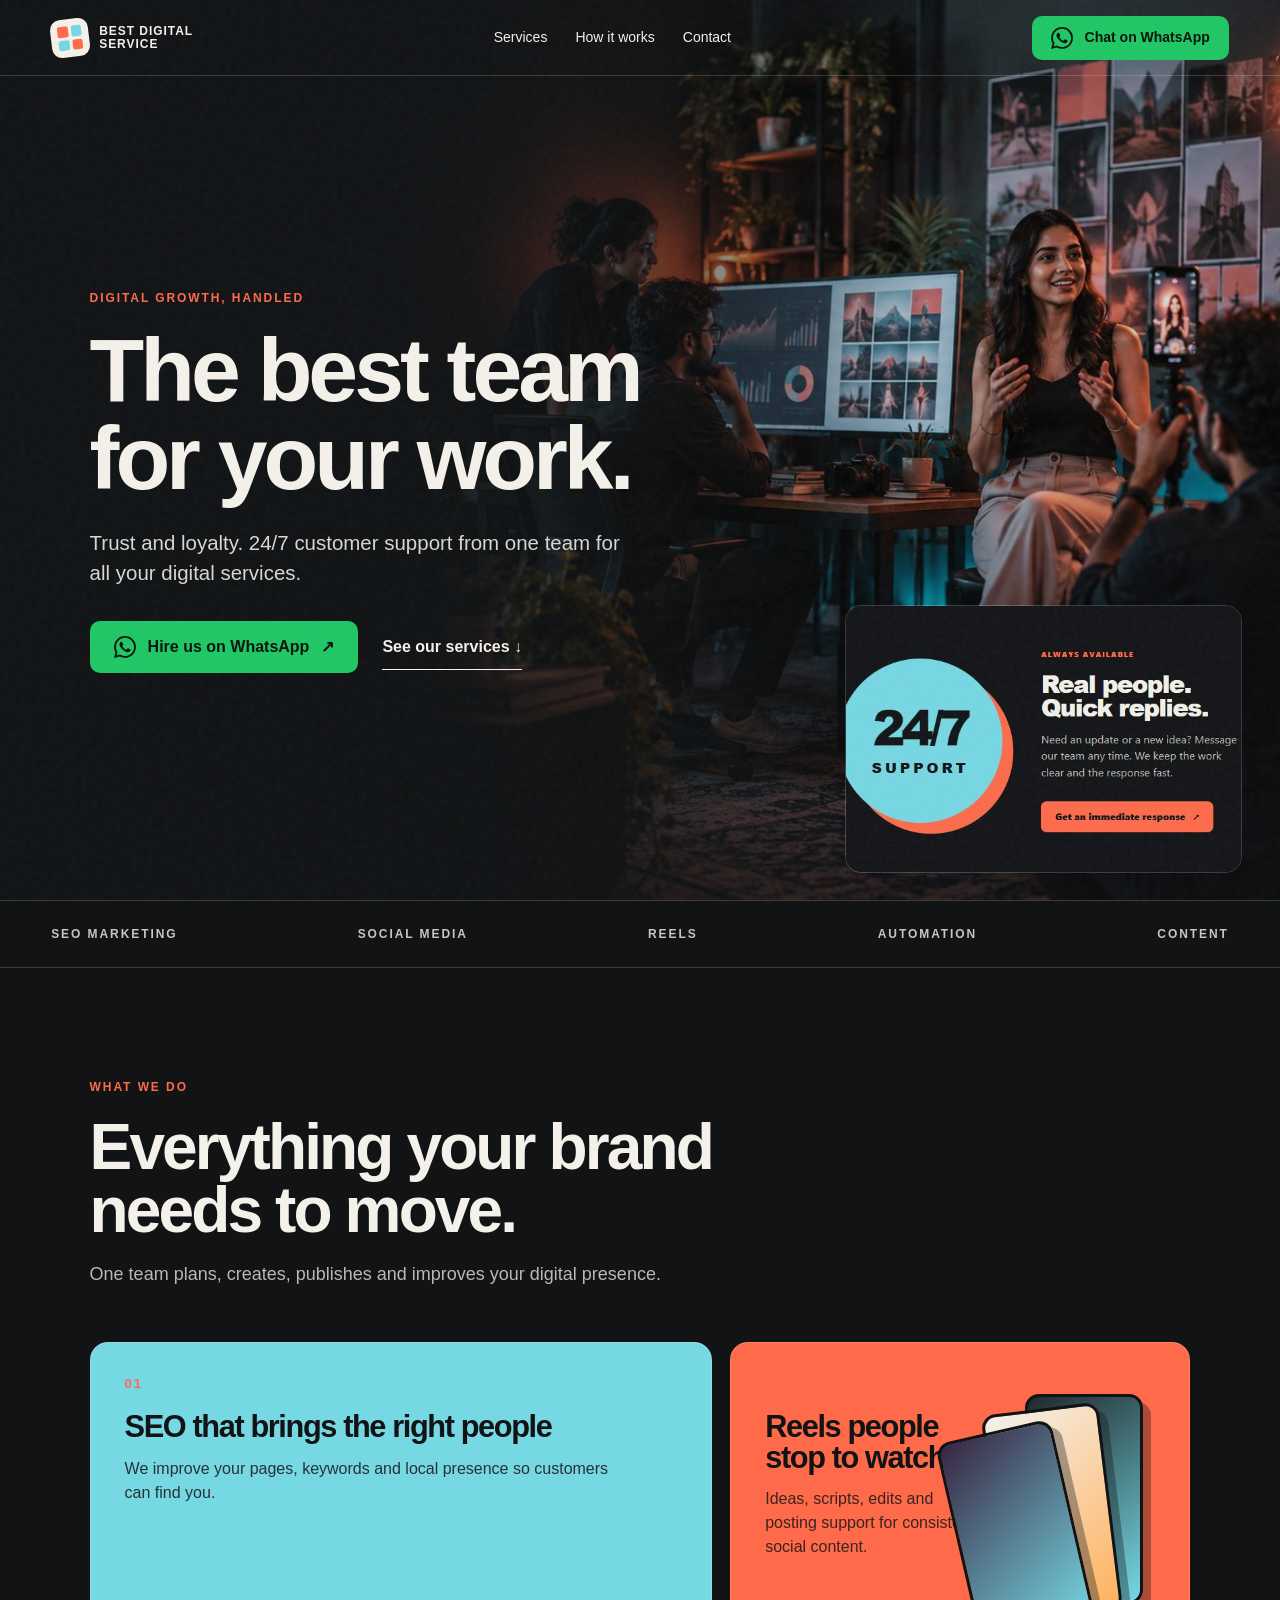
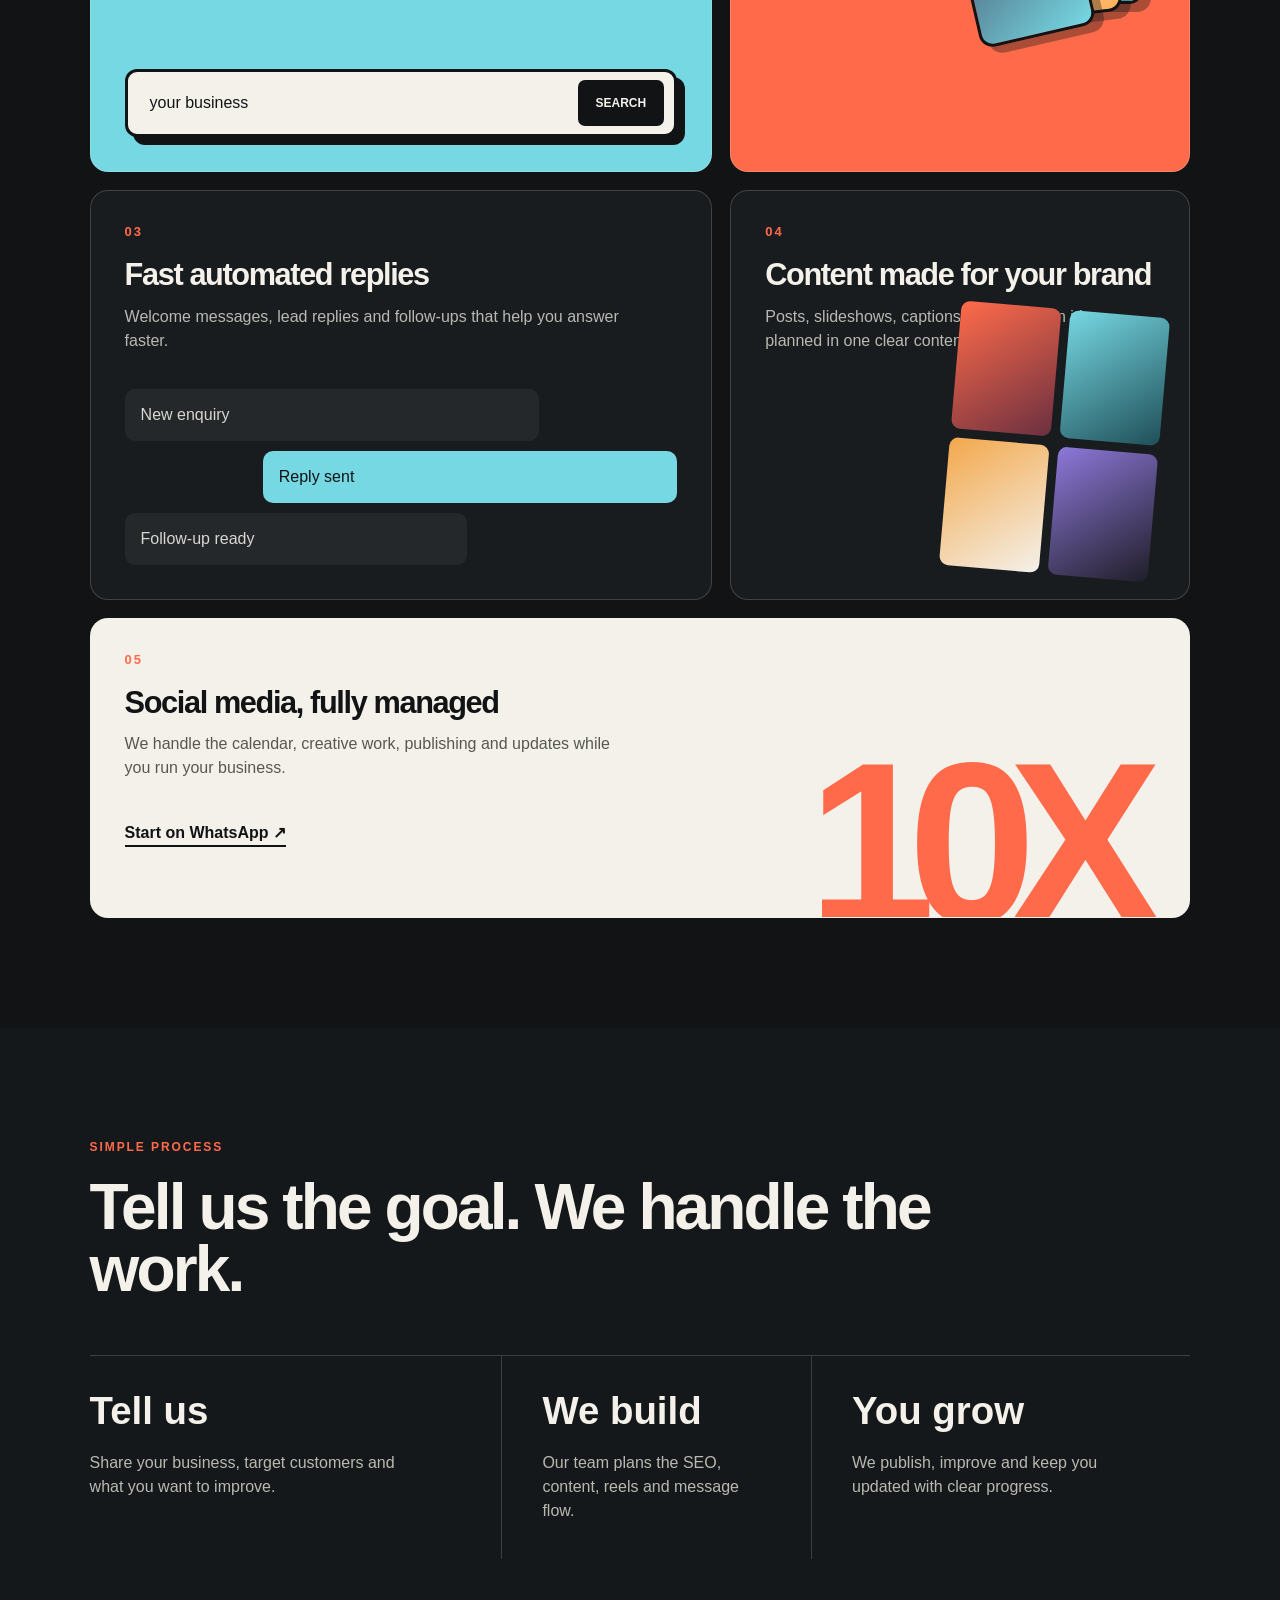
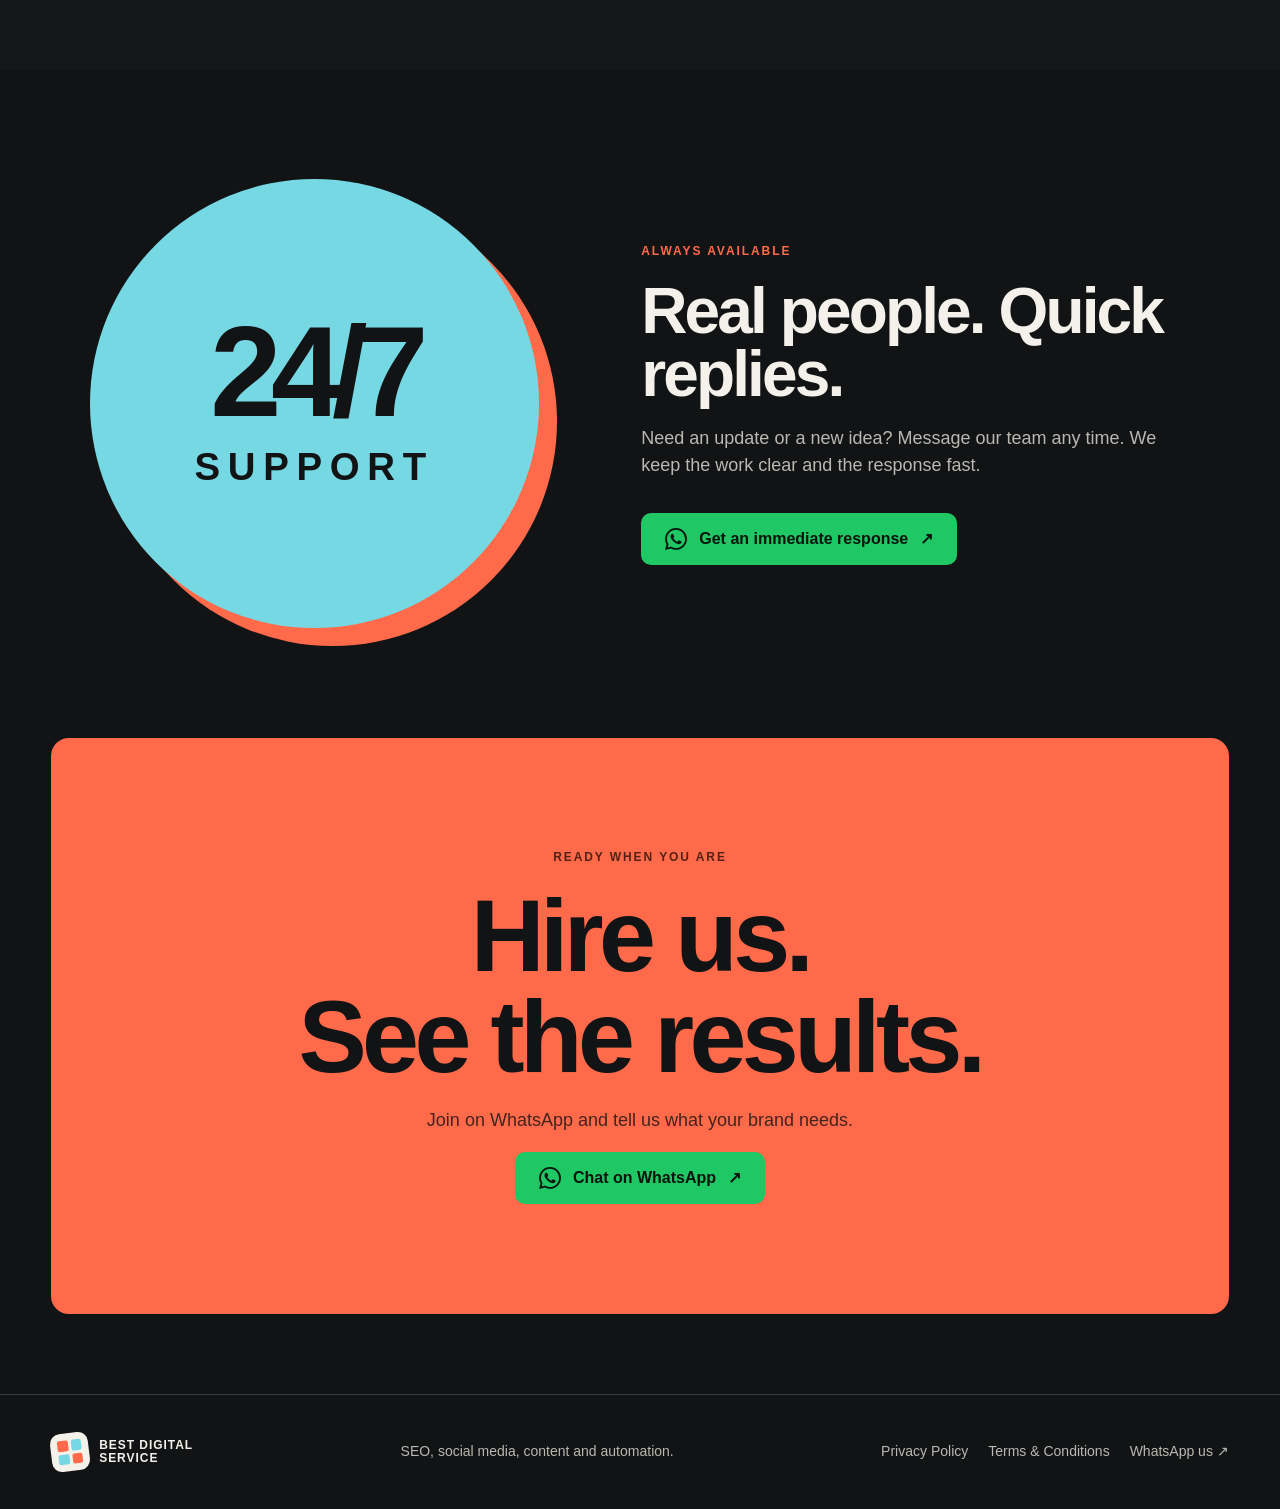
<file: index.html>
<!doctype html>
<html lang="en">
<head>
  <!-- Google tag for bestdigitalsolution.shop -->
  <script async src="https://www.googletagmanager.com/gtag/js?id=AW-18480201971"></script>
  <script>
    window.dataLayer = window.dataLayer || [];
    function gtag(){dataLayer.push(arguments);}
    gtag('js', new Date());
    gtag('config', 'AW-18480201971');
  </script>
  <script src="tracking.js?v=2"></script>
  <meta charset="utf-8">
  <meta name="viewport" content="width=device-width,initial-scale=1">
  <meta name="description" content="SEO, social media, reels, content and automated messages managed by one reliable digital team.">
  <meta name="theme-color" content="#111315">
  <title>Best Digital Service | SEO, Social Media & Content</title>
  <link rel="preload" href="assets/team-studio.jpg" as="image">
  <link rel="stylesheet" href="styles.css">
</head>
<body>
  <a class="skip-link" href="#main">Skip to content</a>
  <header class="site-header">
    <a class="brand" href="#top" aria-label="Best Digital Service home">
      <span class="brand-mark" aria-hidden="true"><i></i><i></i><i></i><i></i></span>
      <span>BEST DIGITAL<br>SERVICE</span>
    </a>
    <nav aria-label="Main navigation">
      <a href="#services">Services</a>
      <a href="#process">How it works</a>
      <a href="#contact">Contact</a>
    </nav>
    <a class="button whatsapp button-small" href="https://wa.link/mahadev2" target="_blank" rel="noopener" onclick="gtag_report_conversion()"><img src="assets/whatsapp.svg" alt=""> Chat on WhatsApp</a>
  </header>

  <main id="main">
    <section class="hero" id="top">
      <img class="hero-photo" src="assets/team-studio.jpg" alt="A digital team creating social media content and reviewing campaign performance">
      <div class="hero-shade" aria-hidden="true"></div>
      <div class="hero-copy">
        <p class="eyebrow">Digital growth, handled</p>
        <h1>The best team<br>for your work.</h1>
        <p>Trust and loyalty. 24/7 customer support from one team for all your digital services.</p>
        <div class="hero-actions">
          <a class="button whatsapp" href="https://wa.link/mahadev2" target="_blank" rel="noopener" onclick="gtag_report_conversion()"><img src="assets/whatsapp.svg" alt=""> Hire us on WhatsApp <span aria-hidden="true">↗</span></a>
          <a class="text-link" href="#services">See our services <span aria-hidden="true">↓</span></a>
        </div>
      </div>
      <img class="support-preview" src="assets/support-front.jpg" alt="24/7 support with real people and quick replies">
    </section>

    <section class="service-index" aria-label="Our main services">
      <span>SEO MARKETING</span>
      <span>SOCIAL MEDIA</span>
      <span>REELS</span>
      <span>AUTOMATION</span>
      <span>CONTENT</span>
    </section>

    <section class="section services" id="services">
      <div class="section-title">
        <p class="eyebrow">What we do</p>
        <h2>Everything your brand needs to move.</h2>
        <p>One team plans, creates, publishes and improves your digital presence.</p>
      </div>
      <div class="service-grid">
        <article class="tile tile-seo reveal">
          <div class="tile-num">01</div>
          <h3>SEO that brings the right people</h3>
          <p>We improve your pages, keywords and local presence so customers can find you.</p>
          <div class="search-visual" aria-hidden="true">
            <span>your business</span><b>SEARCH</b>
          </div>
        </article>
        <article class="tile tile-reels reveal">
          <div class="tile-copy">
            <div class="tile-num">02</div>
            <h3>Reels people stop to watch</h3>
            <p>Ideas, scripts, edits and posting support for consistent social content.</p>
          </div>
          <div class="reel-stack" aria-hidden="true"><i></i><i></i><i></i></div>
        </article>
        <article class="tile tile-auto reveal">
          <div class="tile-num">03</div>
          <h3>Fast automated replies</h3>
          <p>Welcome messages, lead replies and follow-ups that help you answer faster.</p>
          <div class="chat-visual" aria-hidden="true">
            <span>New enquiry</span><span>Reply sent</span><span>Follow-up ready</span>
          </div>
        </article>
        <article class="tile tile-content reveal">
          <div class="tile-num">04</div>
          <h3>Content made for your brand</h3>
          <p>Posts, slideshows, captions and campaign ideas, planned in one clear content system.</p>
          <div class="poster-grid" aria-hidden="true"><span></span><span></span><span></span><span></span></div>
        </article>
        <article class="tile tile-social reveal">
          <div class="tile-num">05</div>
          <h3>Social media, fully managed</h3>
          <p>We handle the calendar, creative work, publishing and updates while you run your business.</p>
          <a class="tile-link" href="https://wa.link/mahadev2" target="_blank" rel="noopener" onclick="gtag_report_conversion()">Start on WhatsApp ↗</a>
        </article>
      </div>
    </section>

    <section class="section process" id="process">
      <div class="section-title compact">
        <p class="eyebrow">Simple process</p>
        <h2>Tell us the goal. We handle the work.</h2>
      </div>
      <div class="steps">
        <article><strong>Tell us</strong><p>Share your business, target customers and what you want to improve.</p></article>
        <article><strong>We build</strong><p>Our team plans the SEO, content, reels and message flow.</p></article>
        <article><strong>You grow</strong><p>We publish, improve and keep you updated with clear progress.</p></article>
      </div>
    </section>

    <section class="section support">
      <div class="support-visual" aria-hidden="true">
        <span class="support-big">24/7</span>
        <span class="support-line">SUPPORT</span>
      </div>
      <div class="support-copy">
        <p class="eyebrow">Always available</p>
        <h2>Real people. Quick replies.</h2>
        <p>Need an update or a new idea? Message our team any time. We keep the work clear and the response fast.</p>
        <a class="button whatsapp" href="https://wa.link/mahadev2" target="_blank" rel="noopener" onclick="gtag_report_conversion()"><img src="assets/whatsapp.svg" alt=""> Get an immediate response <span aria-hidden="true">↗</span></a>
      </div>
    </section>

    <section class="section final-cta" id="contact">
      <p class="eyebrow">Ready when you are</p>
      <h2>Hire us.<br>See the results.</h2>
      <p>Join on WhatsApp and tell us what your brand needs.</p>
      <a class="button whatsapp" href="https://wa.link/mahadev2" target="_blank" rel="noopener" onclick="gtag_report_conversion()"><img src="assets/whatsapp.svg" alt=""> Chat on WhatsApp <span aria-hidden="true">↗</span></a>
    </section>
  </main>

  <footer>
    <a class="brand" href="#top"><span class="brand-mark" aria-hidden="true"><i></i><i></i><i></i><i></i></span><span>BEST DIGITAL<br>SERVICE</span></a>
    <p>SEO, social media, content and automation.</p>
    <div class="legal-links"><a href="privacy.html">Privacy Policy</a><a href="terms.html">Terms & Conditions</a><a href="https://wa.link/mahadev2" target="_blank" rel="noopener" onclick="gtag_report_conversion()">WhatsApp us ↗</a></div>
  </footer>
  <a class="mobile-whatsapp" href="https://wa.link/mahadev2" target="_blank" rel="noopener" onclick="gtag_report_conversion()"><img src="assets/whatsapp.svg" alt=""> Chat on WhatsApp <span aria-hidden="true">↗</span></a>
  <script src="script.js"></script>
</body>
</html>
</file>
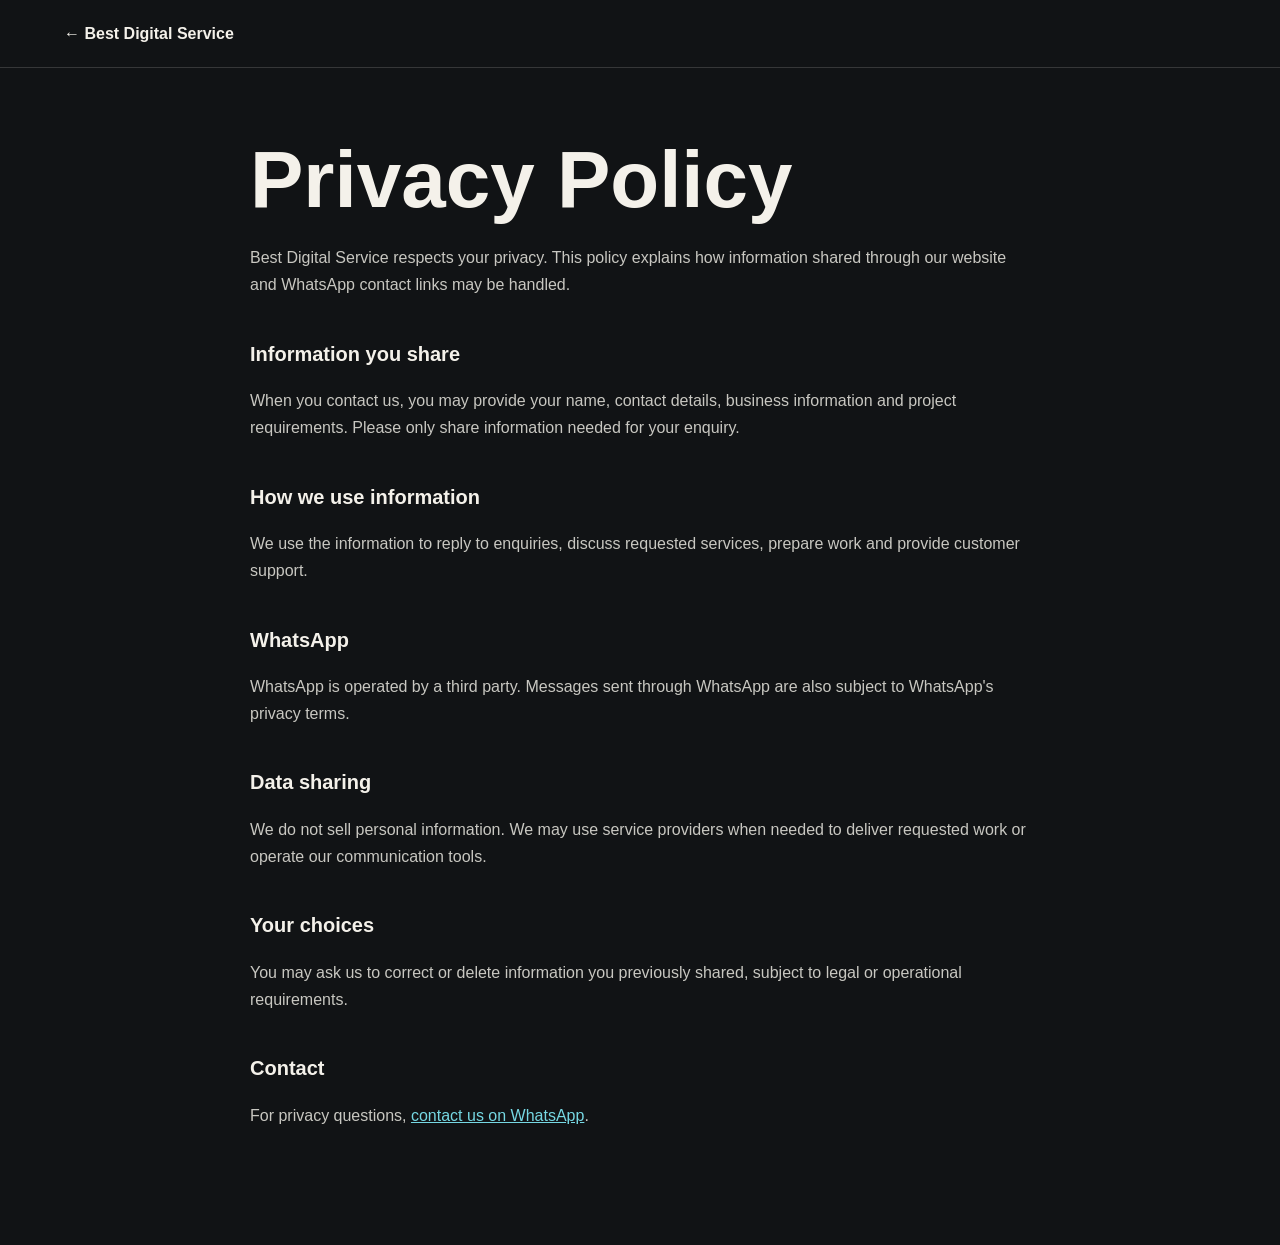
<file: privacy.html>
<!doctype html>
<html lang="en">
<head>
  <!-- Google tag for bestdigitalsolution.shop -->
  <script async src="https://www.googletagmanager.com/gtag/js?id=AW-18480201971"></script>
  <script>
    window.dataLayer = window.dataLayer || [];
    function gtag(){dataLayer.push(arguments);}
    gtag('js', new Date());
    gtag('config', 'AW-18480201971');
  </script>
  <script src="tracking.js?v=2"></script>
  <meta charset="utf-8">
  <meta name="viewport" content="width=device-width,initial-scale=1">
  <title>Privacy Policy | Best Digital Service</title>
  <link rel="stylesheet" href="legal.css">
</head>
<body>
  <header class="legal-header"><a class="back" href="index.html">← Best Digital Service</a></header>
  <main class="legal-main">
    <h1>Privacy Policy</h1>
    <p>Best Digital Service respects your privacy. This policy explains how information shared through our website and WhatsApp contact links may be handled.</p>
    <h2>Information you share</h2>
    <p>When you contact us, you may provide your name, contact details, business information and project requirements. Please only share information needed for your enquiry.</p>
    <h2>How we use information</h2>
    <p>We use the information to reply to enquiries, discuss requested services, prepare work and provide customer support.</p>
    <h2>WhatsApp</h2>
    <p>WhatsApp is operated by a third party. Messages sent through WhatsApp are also subject to WhatsApp's privacy terms.</p>
    <h2>Data sharing</h2>
    <p>We do not sell personal information. We may use service providers when needed to deliver requested work or operate our communication tools.</p>
    <h2>Your choices</h2>
    <p>You may ask us to correct or delete information you previously shared, subject to legal or operational requirements.</p>
    <h2>Contact</h2>
    <p>For privacy questions, <a href="https://wa.link/mahadev2" target="_blank" rel="noopener" onclick="gtag_report_conversion()">contact us on WhatsApp</a>.</p>
  </main>
  <script src="script.js"></script>
</body>
</html>
</file>
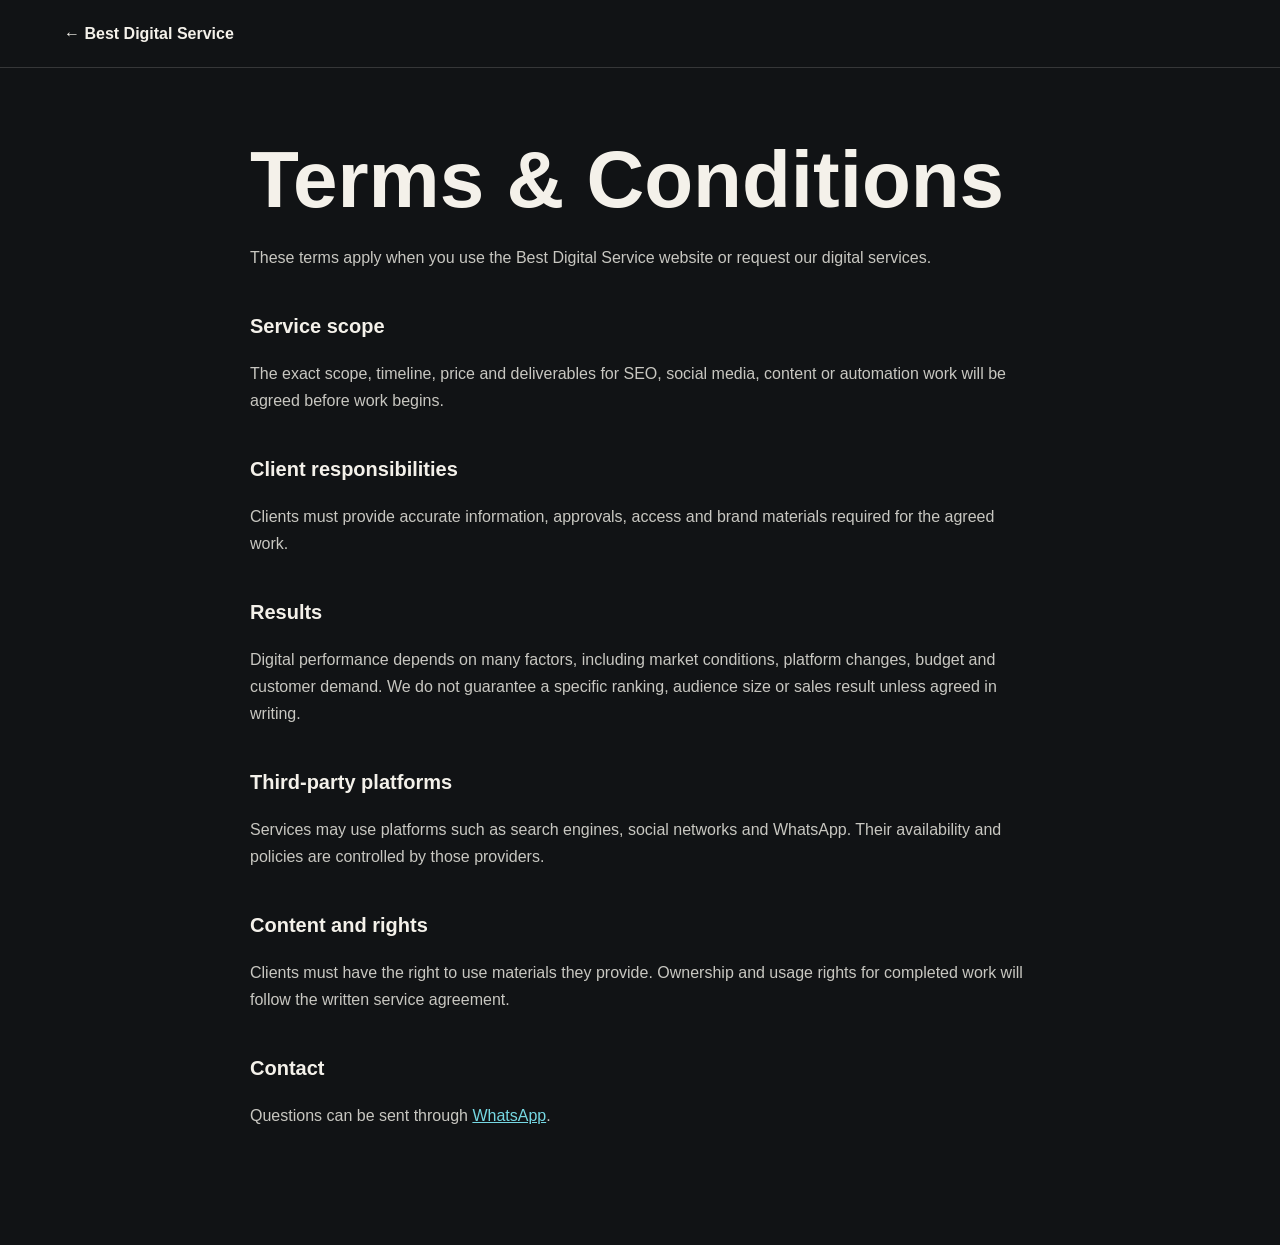
<file: terms.html>
<!doctype html>
<html lang="en">
<head>
  <!-- Google tag for bestdigitalsolution.shop -->
  <script async src="https://www.googletagmanager.com/gtag/js?id=AW-18480201971"></script>
  <script>
    window.dataLayer = window.dataLayer || [];
    function gtag(){dataLayer.push(arguments);}
    gtag('js', new Date());
    gtag('config', 'AW-18480201971');
  </script>
  <script src="tracking.js?v=2"></script>
  <meta charset="utf-8">
  <meta name="viewport" content="width=device-width,initial-scale=1">
  <title>Terms & Conditions | Best Digital Service</title>
  <link rel="stylesheet" href="legal.css">
</head>
<body>
  <header class="legal-header"><a class="back" href="index.html">← Best Digital Service</a></header>
  <main class="legal-main">
    <h1>Terms & Conditions</h1>
    <p>These terms apply when you use the Best Digital Service website or request our digital services.</p>
    <h2>Service scope</h2>
    <p>The exact scope, timeline, price and deliverables for SEO, social media, content or automation work will be agreed before work begins.</p>
    <h2>Client responsibilities</h2>
    <p>Clients must provide accurate information, approvals, access and brand materials required for the agreed work.</p>
    <h2>Results</h2>
    <p>Digital performance depends on many factors, including market conditions, platform changes, budget and customer demand. We do not guarantee a specific ranking, audience size or sales result unless agreed in writing.</p>
    <h2>Third-party platforms</h2>
    <p>Services may use platforms such as search engines, social networks and WhatsApp. Their availability and policies are controlled by those providers.</p>
    <h2>Content and rights</h2>
    <p>Clients must have the right to use materials they provide. Ownership and usage rights for completed work will follow the written service agreement.</p>
    <h2>Contact</h2>
    <p>Questions can be sent through <a href="https://wa.link/mahadev2" target="_blank" rel="noopener" onclick="gtag_report_conversion()">WhatsApp</a>.</p>
  </main>
  <script src="script.js"></script>
</body>
</html>
</file>
<file: styles.css>
:root{--ink:#111315;--ink-2:#191c1f;--paper:#f4f1ea;--muted:#b9b9b2;--coral:#ff6b4a;--cyan:#76d8e3;--line:rgba(244,241,234,.18);--radius:18px;--shadow:0 24px 70px rgba(0,0,0,.22)}
*{box-sizing:border-box}
html{scroll-behavior:smooth}
body{margin:0;background:var(--ink);color:var(--paper);font-family:"Segoe UI",Arial,sans-serif;font-size:16px;line-height:1.5}
body:before{content:"";position:fixed;inset:0;pointer-events:none;z-index:9;opacity:.035;background-image:url("data:image/svg+xml,%3Csvg viewBox='0 0 180 180' xmlns='http://www.w3.org/2000/svg'%3E%3Cfilter id='n'%3E%3CfeTurbulence type='fractalNoise' baseFrequency='.9' numOctaves='2' stitchTiles='stitch'/%3E%3C/filter%3E%3Crect width='100%25' height='100%25' filter='url(%23n)'/%3E%3C/svg%3E")}
a{color:inherit;text-decoration:none}
.skip-link{position:fixed;left:16px;top:-60px;background:var(--paper);color:var(--ink);padding:12px 16px;z-index:20}.skip-link:focus{top:12px}
.site-header{height:76px;display:flex;align-items:center;justify-content:space-between;gap:32px;padding:0 4vw;border-bottom:1px solid var(--line);position:absolute;z-index:5;width:100%}
.brand{display:flex;align-items:center;gap:10px;font-weight:800;font-size:12px;line-height:1.05;letter-spacing:.08em}
.brand-mark{display:grid;grid-template-columns:repeat(2,1fr);gap:3px;width:38px;height:38px;padding:7px;background:var(--paper);border-radius:10px;transform:rotate(-7deg)}
.brand-mark i{display:block;border-radius:2px;background:var(--coral)}.brand-mark i:nth-child(2),.brand-mark i:nth-child(3){background:var(--cyan)}
nav{display:flex;gap:28px;font-size:14px}nav a,footer>a{transition:color .2s ease}nav a:hover,footer>a:hover{color:var(--coral)}
.button{display:inline-flex;align-items:center;justify-content:center;gap:12px;min-height:52px;padding:0 22px;background:var(--coral);color:var(--ink);border:2px solid var(--coral);border-radius:10px;font-weight:800;transition:transform .2s ease,background .2s ease;cursor:pointer}
.button:hover{transform:translateY(-2px);background:#ff8065}.button:focus-visible,a:focus-visible{outline:3px solid var(--cyan);outline-offset:4px}
.button img,.mobile-whatsapp img{width:22px;height:22px}.button.whatsapp{background:#20c765;border-color:#20c765;color:#07150b}.button.whatsapp:hover{background:#2bd873}
.button-small{min-height:44px;padding:0 17px;font-size:14px}
.hero{position:relative;min-height:100dvh;display:grid;align-items:center;overflow:hidden}
.hero-photo{position:absolute;inset:0;width:100%;height:100%;object-fit:cover;object-position:center}
.hero-shade{position:absolute;inset:0;background:linear-gradient(90deg,rgba(17,19,21,.98) 0%,rgba(17,19,21,.9) 37%,rgba(17,19,21,.16) 72%),linear-gradient(0deg,rgba(17,19,21,.68),transparent 45%)}
.hero-copy{position:relative;z-index:2;width:min(650px,53vw);padding:132px 0 70px 7vw}
.eyebrow{margin:0 0 20px;text-transform:uppercase;letter-spacing:.16em;font-size:12px;font-weight:800;color:var(--coral)}
h1,h2,h3,p{margin-top:0}h1,h2,h3{font-family:"Arial Black","Segoe UI",sans-serif;letter-spacing:-.045em;line-height:.98}
h1{font-size:clamp(3.15rem,7vw,7.2rem);margin-bottom:25px}
.hero-copy>p:not(.eyebrow){max-width:540px;color:#d8d7d1;font-size:clamp(1.05rem,1.6vw,1.3rem);margin-bottom:32px}
.hero-actions{display:flex;align-items:center;gap:24px}.text-link{font-weight:700;border-bottom:1px solid currentColor;padding:10px 0}
.support-preview{position:absolute;z-index:3;right:3vw;bottom:3vh;width:min(420px,31vw);border:1px solid rgba(255,255,255,.18);border-radius:16px;box-shadow:var(--shadow)}
.service-index{display:flex;justify-content:space-between;gap:24px;padding:24px 4vw;border-block:1px solid var(--line);color:#c8c6c0;font-size:12px;letter-spacing:.16em;font-weight:800;overflow:auto}
.section{padding:110px 7vw}.section-title{max-width:720px;margin-bottom:54px}.section-title h2,.support h2,.final-cta h2{font-size:clamp(2.4rem,5vw,5.5rem);margin-bottom:20px}.section-title>p:last-child,.support-copy>p:not(.eyebrow),.final-cta>p:not(.eyebrow){color:var(--muted);font-size:18px;max-width:610px}
.service-grid{display:grid;grid-template-columns:1.15fr .85fr;gap:18px}
.tile{position:relative;overflow:hidden;min-height:320px;padding:34px;background:var(--ink-2);border:1px solid var(--line);border-radius:var(--radius)}
.tile h3{font-size:clamp(1.55rem,2.4vw,2.65rem);max-width:550px;margin:22px 0 14px}.tile p{max-width:500px;color:var(--muted)}.tile-num{font:800 13px/1 Arial;letter-spacing:.15em;color:var(--coral)}
.tile-seo{min-height:430px;background:var(--cyan);color:var(--ink)}.tile-seo p{color:#273135}.tile-reels{background:var(--coral);color:var(--ink);display:grid;grid-template-columns:1fr .8fr}.tile-reels p{color:#39241f}
.tile-auto{grid-column:span 1}.tile-content{min-height:390px}.tile-social{grid-column:1/-1;min-height:300px;background:var(--paper);color:var(--ink);padding-right:40%}.tile-social p{color:#575752}
.search-visual{position:absolute;left:34px;right:34px;bottom:34px;background:var(--paper);border:3px solid var(--ink);border-radius:12px;min-height:68px;display:flex;align-items:center;justify-content:space-between;padding:0 10px 0 22px;box-shadow:8px 8px 0 var(--ink)}.search-visual b{background:var(--ink);color:var(--paper);padding:14px 18px;border-radius:7px;font-size:12px}
.reel-stack{position:relative;min-height:260px}.reel-stack i{position:absolute;width:118px;height:210px;right:12px;top:17px;border-radius:14px;border:3px solid var(--ink);background:linear-gradient(145deg,#202a2e,#76d8e3);box-shadow:8px 8px 0 rgba(17,19,21,.35)}.reel-stack i:nth-child(2){transform:translate(-32px,14px) rotate(-7deg);background:linear-gradient(145deg,#f4f1ea,#ffb15c)}.reel-stack i:nth-child(3){transform:translate(-68px,35px) rotate(-13deg);background:linear-gradient(145deg,#382642,#76d8e3)}
.chat-visual{display:flex;flex-direction:column;gap:10px;margin-top:36px}.chat-visual span{padding:14px 16px;border-radius:10px;background:#24282b;width:75%;color:#d8d7d1}.chat-visual span:nth-child(2){margin-left:auto;background:var(--cyan);color:var(--ink)}.chat-visual span:nth-child(3){width:62%}
.poster-grid{position:absolute;right:30px;bottom:24px;display:grid;grid-template-columns:100px 100px;gap:9px;transform:rotate(5deg)}.poster-grid span{display:block;aspect-ratio:.78;border-radius:9px;background:linear-gradient(145deg,var(--coral),#6c3040)}.poster-grid span:nth-child(2){background:linear-gradient(145deg,var(--cyan),#1f4f58)}.poster-grid span:nth-child(3){background:linear-gradient(145deg,#f3a84c,#f4f1ea)}.poster-grid span:nth-child(4){background:linear-gradient(145deg,#8d78da,#201e28)}
.tile-link{display:inline-block;margin-top:25px;font-weight:800;border-bottom:2px solid var(--ink)}.tile-social:after{content:"10X";position:absolute;right:5%;bottom:-14%;font:900 clamp(7rem,18vw,17rem)/1 Arial;color:var(--coral);letter-spacing:-.12em}
.process{background:#15181a}.compact{max-width:850px}.steps{display:grid;grid-template-columns:1.2fr .9fr 1.1fr;gap:0;border-top:1px solid var(--line)}.steps article{padding:36px 40px 20px 0;min-height:190px;border-right:1px solid var(--line)}.steps article+article{padding-left:40px}.steps article:last-child{border-right:0}.steps strong{font:800 clamp(1.7rem,3vw,3rem)/1 "Arial Black",Arial}.steps p{color:var(--muted);max-width:340px;margin-top:20px}
.support{display:grid;grid-template-columns:.9fr 1.1fr;gap:8vw;align-items:center}.support-visual{aspect-ratio:1;max-width:520px;border-radius:50%;display:grid;place-content:center;text-align:center;background:var(--cyan);color:var(--ink);box-shadow:18px 18px 0 var(--coral)}.support-big{font:900 clamp(5rem,10vw,10rem)/.8 Arial;letter-spacing:-.08em}.support-line{font:900 clamp(1.3rem,3vw,2.5rem)/1 Arial;letter-spacing:.2em;margin-top:24px}.support-copy .button{margin-top:16px}
.final-cta{margin:0 4vw 80px;border-radius:var(--radius);background:var(--coral);color:var(--ink);text-align:center}.final-cta .eyebrow{color:#542014}.final-cta h2{font-size:clamp(3.5rem,8vw,8rem)}.final-cta>p:not(.eyebrow){color:#43231d;margin-inline:auto}.button-dark{background:var(--ink);border-color:var(--ink);color:var(--paper);margin-top:16px}.button-dark:hover{background:#292d30}
footer{display:flex;align-items:center;justify-content:space-between;gap:30px;padding:38px 4vw;border-top:1px solid var(--line);color:var(--muted);font-size:14px}footer .brand{color:var(--paper)}footer p{margin:0}.legal-links{display:flex;gap:20px;align-items:center}.mobile-whatsapp{display:none}
.reveal{opacity:0;transform:translateY(22px);transition:opacity .55s cubic-bezier(.16,1,.3,1),transform .55s cubic-bezier(.16,1,.3,1)}.reveal.visible{opacity:1;transform:none}
@media(max-width:760px){
  body{padding-bottom:72px}.site-header{height:68px;padding:0 18px}.site-header nav,.site-header>.button{display:none}
  .hero{min-height:760px;align-items:end}.hero-photo{object-position:64% center}.hero-shade{background:linear-gradient(0deg,rgba(17,19,21,.98) 0%,rgba(17,19,21,.88) 50%,rgba(17,19,21,.18) 100%)}
  .hero-copy{width:100%;padding:96px 20px 262px}.hero-copy h1{font-size:clamp(3rem,14vw,4.7rem)}.hero-copy>p:not(.eyebrow){font-size:17px;max-width:360px}.hero-actions{align-items:flex-start;flex-direction:column;gap:12px}.button{width:100%}.support-preview{width:calc(100% - 40px);max-width:420px;left:20px;right:auto;bottom:24px;border-radius:12px}
  .service-index{padding-inline:20px}.section{padding:76px 20px}.section-title{margin-bottom:34px}.section-title h2,.support h2{font-size:clamp(2.4rem,11vw,3.6rem)}
  .service-grid{display:block}.tile{min-height:330px;margin-bottom:14px;padding:26px}.tile-reels{display:block}.reel-stack{margin-top:10px;min-height:220px}.reel-stack i{height:185px;width:104px}.tile-social{padding-right:26px;padding-bottom:145px}.tile-social:after{right:8%;bottom:-5%}
  .search-visual{left:24px;right:24px;bottom:26px}.poster-grid{opacity:.75}.steps{display:block}.steps article,.steps article+article{padding:28px 0;border-right:0;border-bottom:1px solid var(--line);min-height:0}.steps article:last-child{border-bottom:0}
  .support{display:flex;flex-direction:column;padding-top:40px}.support-visual{width:82%;margin-bottom:34px;box-shadow:10px 10px 0 var(--coral)}.support-copy .button{width:100%}
  .final-cta{margin:0 12px 50px;padding:64px 20px}.final-cta h2{font-size:clamp(3.4rem,16vw,5rem)}
  footer{display:block;text-align:center;padding:38px 20px}footer .brand{justify-content:center;margin-bottom:24px}footer p{margin-bottom:16px}.legal-links{flex-direction:column;gap:12px}.mobile-whatsapp{position:fixed;display:flex;gap:10px;z-index:8;bottom:10px;left:10px;right:10px;min-height:54px;align-items:center;justify-content:center;background:#20c765;color:#07160c;border-radius:10px;font-weight:900;box-shadow:0 10px 30px rgba(0,0,0,.35)}
}
@media(prefers-reduced-motion:reduce){html{scroll-behavior:auto}.reveal{opacity:1;transform:none;transition:none}.button{transition:none}}
</file>
<file: legal.css>
body{background:#111315;color:#f4f1ea;font-family:"Segoe UI",Arial,sans-serif;line-height:1.7;margin:0}.legal-header{padding:20px 5vw;border-bottom:1px solid rgba(244,241,234,.16)}.legal-main{width:min(780px,90vw);margin:0 auto;padding:72px 0 100px}.legal-main h1{font:900 clamp(2.7rem,7vw,5rem)/1 "Arial Black",Arial;margin:0 0 24px}.legal-main h2{font-size:1.25rem;margin-top:38px}.legal-main p,.legal-main li{color:#c8c7c1}.legal-main a{color:#76d8e3}.back{color:#f4f1ea;text-decoration:none;font-weight:800}
</file>
